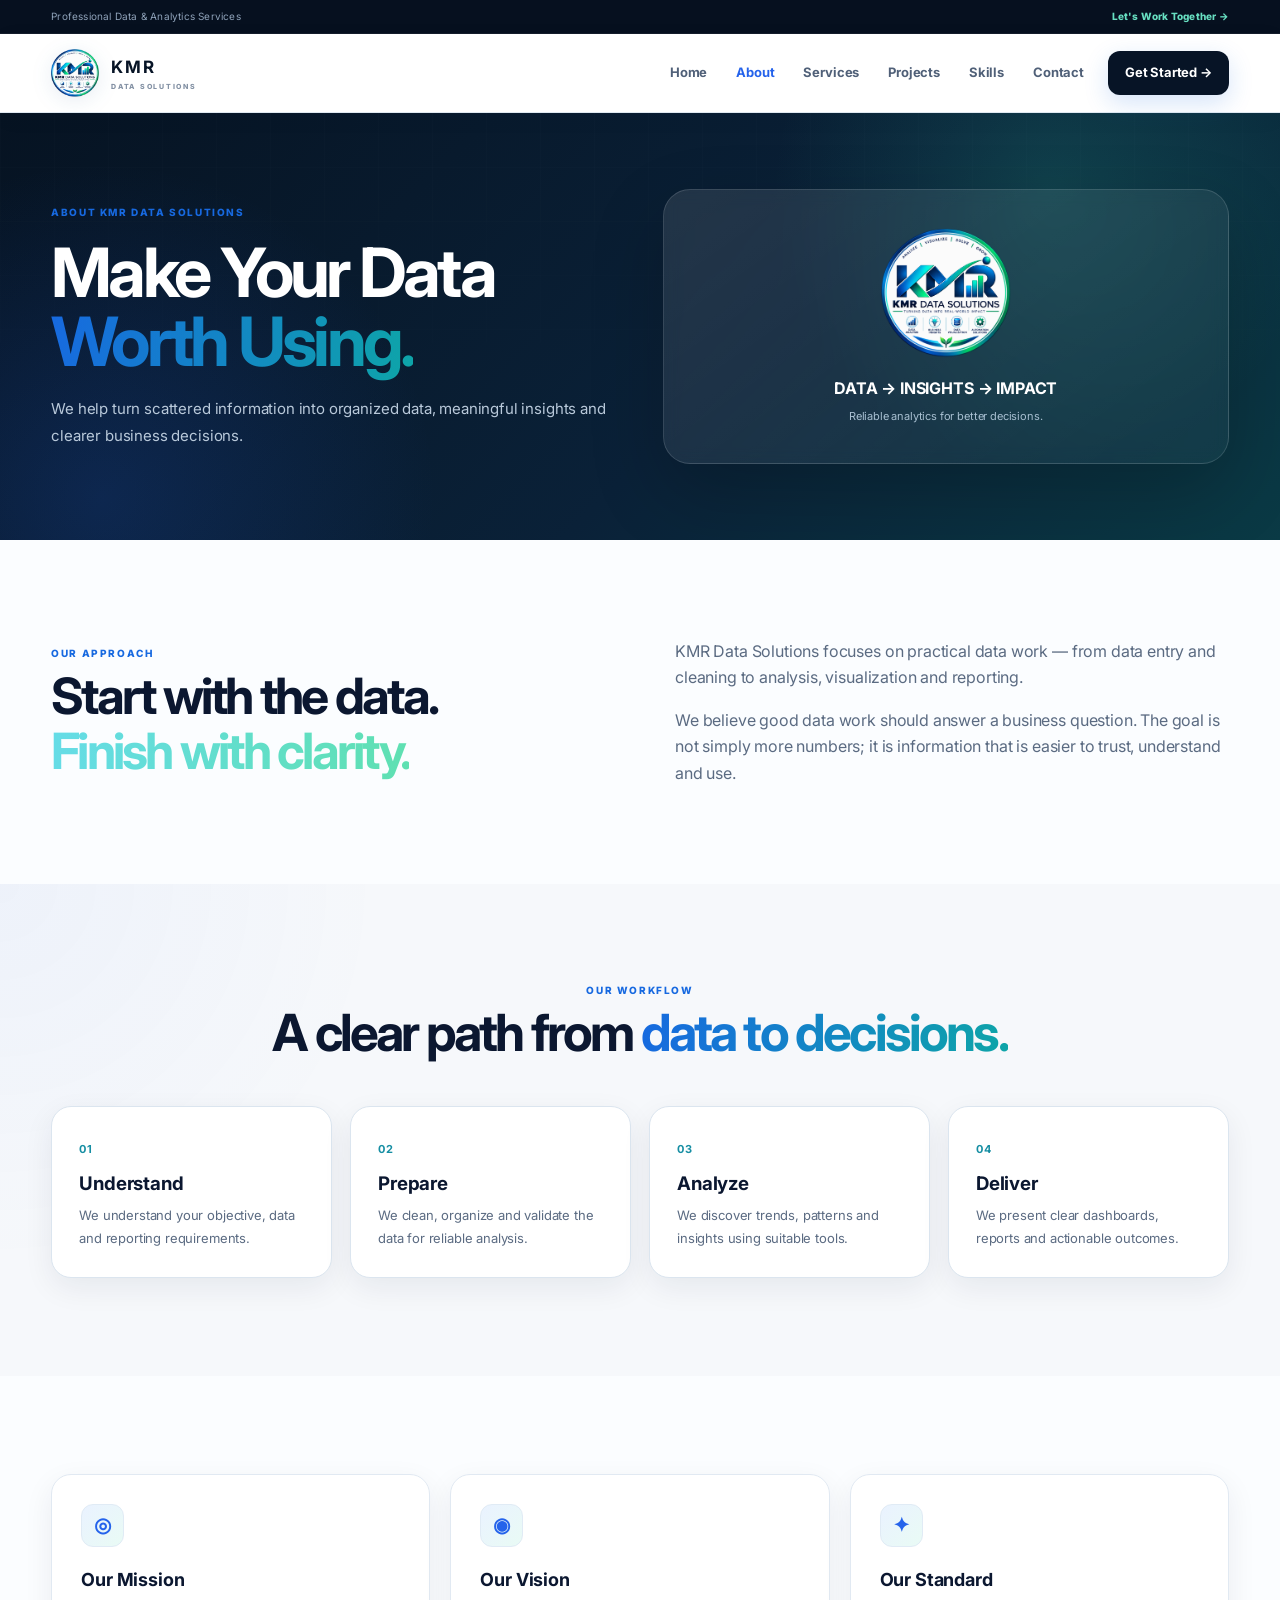
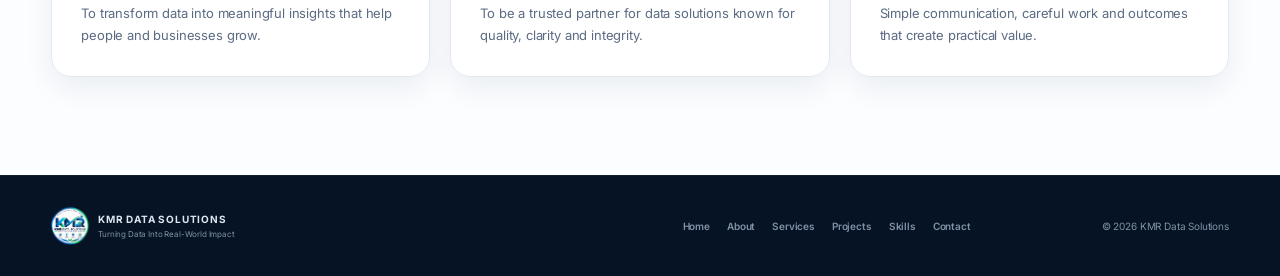
<file: about.html>
<!DOCTYPE html>
<html lang="en">
<head>
<meta charset="UTF-8">
<meta name="viewport" content="width=device-width, initial-scale=1.0">
<meta name="description" content="KMR Data Solutions — professional data analytics, dashboards, data cleaning and business intelligence services.">
<title>About | KMR DATA SOLUTIONS</title>
<link rel="preconnect" href="https://fonts.googleapis.com">
<link rel="preconnect" href="https://fonts.gstatic.com" crossorigin>
<link href="https://fonts.googleapis.com/css2?family=Inter:wght@400;500;600;700;800&display=swap" rel="stylesheet">
<link rel="stylesheet" href="style.css">
</head>
<body data-page="about">
<div class="topbar"><div class="container topbar-inner">
  <span>Professional Data &amp; Analytics Services</span>
  <a href="contact.html">Let's Work Together →</a>
</div></div>
<header class="header">
  <div class="container nav">
    <a class="brand" href="index.html" aria-label="KMR Data Solutions Home">
      <img src="assets/kmr-logo.png" alt="KMR Data Solutions">
      <span><strong>KMR</strong><small>DATA SOLUTIONS</small></span>
    </a>
    <button class="menu-btn" aria-label="Open menu" aria-expanded="false">☰</button>
    <nav class="nav-links" aria-label="Primary navigation">
      <a data-nav="home" href="index.html">Home</a>
      <a data-nav="about" href="about.html">About</a>
      <a data-nav="services" href="services.html">Services</a>
      <a data-nav="projects" href="projects.html">Projects</a>
      <a data-nav="skills" href="skills.html">Skills</a>
      <a data-nav="contact" href="contact.html">Contact</a>
      <a class="nav-cta" href="contact.html">Get Started →</a>
    </nav>
  </div>
</header>

<main>
<section class="inner-hero">
  <div class="container inner-hero-grid">
    <div><div class="eyebrow">ABOUT KMR DATA SOLUTIONS</div><h1>Make Your Data <span>Worth Using.</span></h1><p>We help turn scattered information into organized data, meaningful insights and clearer business decisions.</p></div>
    <div class="about-visual"><img src="assets/kmr-logo.png" alt="KMR Data Solutions logo"><strong>DATA → INSIGHTS → IMPACT</strong><span>Reliable analytics for better decisions.</span></div>
  </div>
</section>
<section class="section">
  <div class="container story-grid">
    <div><div class="section-kicker">OUR APPROACH</div><h2>Start with the data.<br><span>Finish with clarity.</span></h2></div>
    <div><p>KMR Data Solutions focuses on practical data work — from data entry and cleaning to analysis, visualization and reporting.</p><p>We believe good data work should answer a business question. The goal is not simply more numbers; it is information that is easier to trust, understand and use.</p></div>
  </div>
</section>
<section class="section section-soft">
  <div class="container">
    <div class="section-head"><div class="section-kicker">OUR WORKFLOW</div><h2>A clear path from <span>data to decisions.</span></h2></div>
    <div id="processGrid" class="process-grid"></div>
  </div>
</section>
<section class="section">
  <div class="container value-grid">
    <article class="value-card"><div class="feature-icon">◎</div><h3>Our Mission</h3><p>To transform data into meaningful insights that help people and businesses grow.</p></article>
    <article class="value-card"><div class="feature-icon">◉</div><h3>Our Vision</h3><p>To be a trusted partner for data solutions known for quality, clarity and integrity.</p></article>
    <article class="value-card"><div class="feature-icon">✦</div><h3>Our Standard</h3><p>Simple communication, careful work and outcomes that create practical value.</p></article>
  </div>
</section>
</main>
<footer>
  <div class="container footer-grid">
    <div class="footer-brand">
      <img src="assets/kmr-logo.png" alt="">
      <div><strong>KMR DATA SOLUTIONS</strong><span>Turning Data Into Real-World Impact</span></div>
    </div>
    <div class="footer-links">
      <a href="index.html">Home</a><a href="about.html">About</a><a href="services.html">Services</a>
      <a href="projects.html">Projects</a><a href="skills.html">Skills</a><a href="contact.html">Contact</a>
    </div>
    <div class="footer-right"><span>© <span class="year"></span> KMR Data Solutions</span></div>
  </div>
</footer>
<script src="config.js"></script>
<script src="script.js"></script>
</body>
</html>
</file>
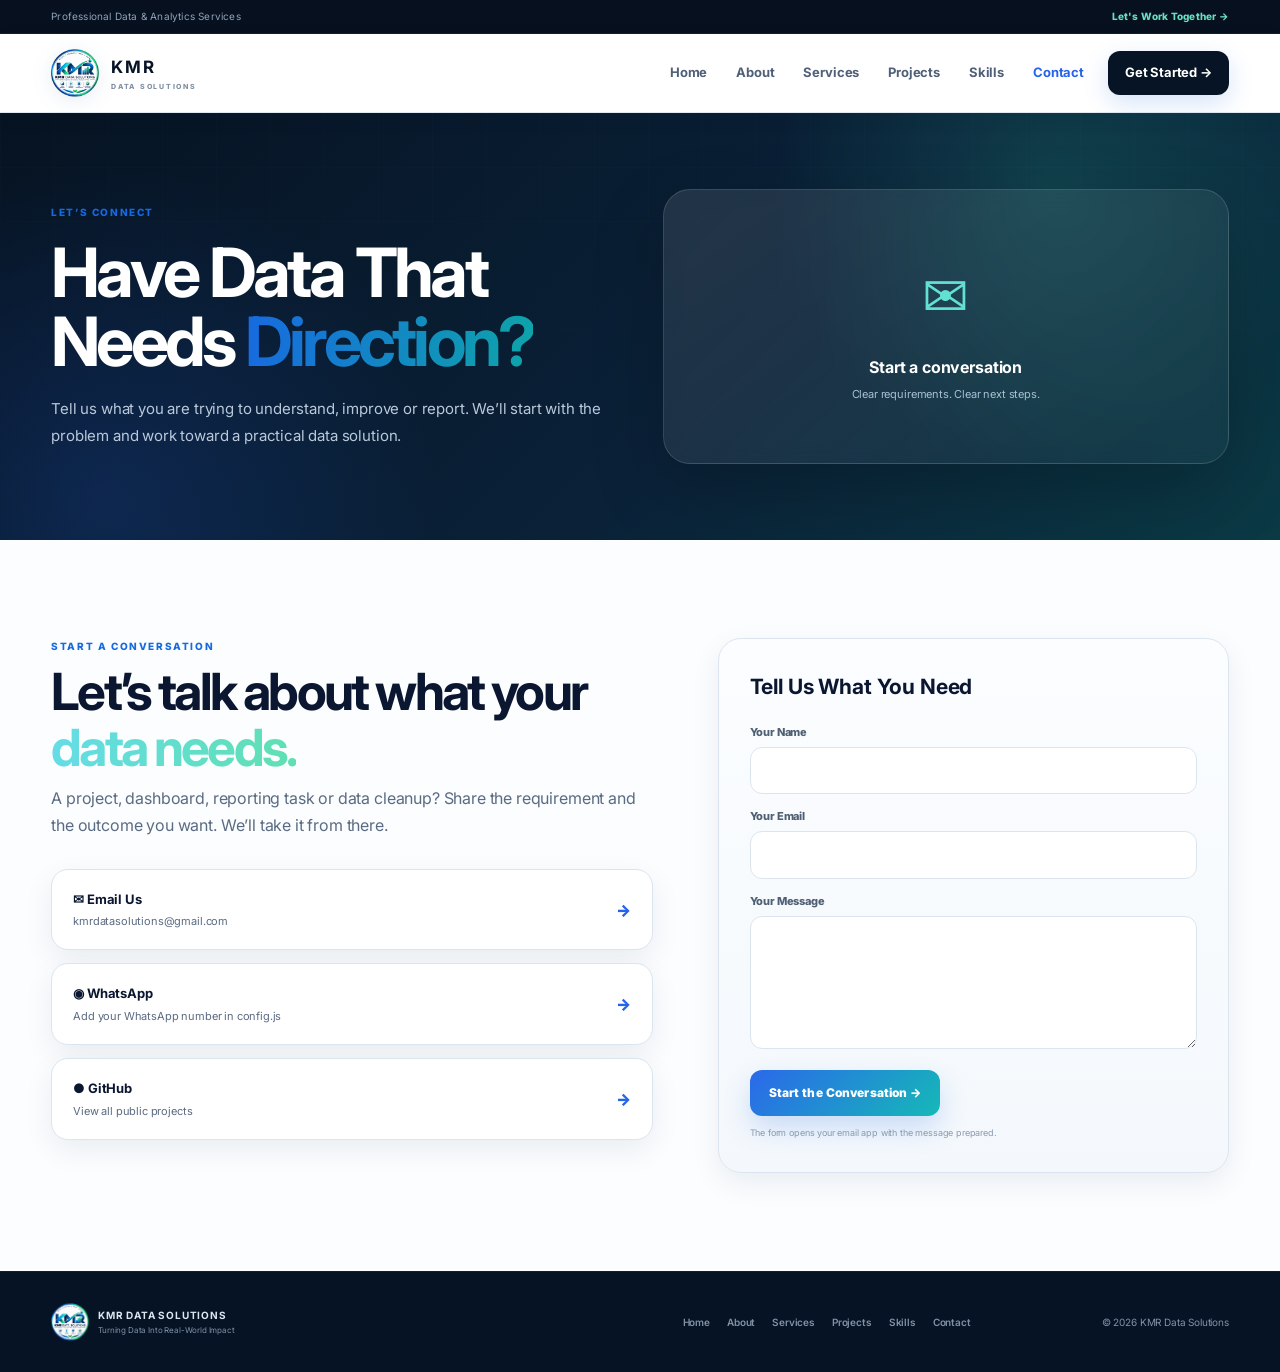
<file: contact.html>
<!DOCTYPE html>
<html lang="en">
<head>
<meta charset="UTF-8">
<meta name="viewport" content="width=device-width, initial-scale=1.0">
<meta name="description" content="KMR Data Solutions — professional data analytics, dashboards, data cleaning and business intelligence services.">
<title>Contact | KMR DATA SOLUTIONS</title>
<link rel="preconnect" href="https://fonts.googleapis.com">
<link rel="preconnect" href="https://fonts.gstatic.com" crossorigin>
<link href="https://fonts.googleapis.com/css2?family=Inter:wght@400;500;600;700;800&display=swap" rel="stylesheet">
<link rel="stylesheet" href="style.css">
</head>
<body data-page="contact">
<div class="topbar"><div class="container topbar-inner">
  <span>Professional Data &amp; Analytics Services</span>
  <a href="contact.html">Let's Work Together →</a>
</div></div>
<header class="header">
  <div class="container nav">
    <a class="brand" href="index.html" aria-label="KMR Data Solutions Home">
      <img src="assets/kmr-logo.png" alt="KMR Data Solutions">
      <span><strong>KMR</strong><small>DATA SOLUTIONS</small></span>
    </a>
    <button class="menu-btn" aria-label="Open menu" aria-expanded="false">☰</button>
    <nav class="nav-links" aria-label="Primary navigation">
      <a data-nav="home" href="index.html">Home</a>
      <a data-nav="about" href="about.html">About</a>
      <a data-nav="services" href="services.html">Services</a>
      <a data-nav="projects" href="projects.html">Projects</a>
      <a data-nav="skills" href="skills.html">Skills</a>
      <a data-nav="contact" href="contact.html">Contact</a>
      <a class="nav-cta" href="contact.html">Get Started →</a>
    </nav>
  </div>
</header>

<main>
<section class="inner-hero contact-hero">
  <div class="container inner-hero-grid">
    <div><div class="eyebrow">LET’S CONNECT</div><h1>Have Data That Needs <span>Direction?</span></h1><p>Tell us what you are trying to understand, improve or report. We’ll start with the problem and work toward a practical data solution.</p></div>
    <div class="contact-visual"><div class="contact-icon">✉</div><strong>Start a conversation</strong><span>Clear requirements. Clear next steps.</span></div>
  </div>
</section>
<section class="section">
  <div class="container contact-grid">
    <div>
      <div class="section-kicker">START A CONVERSATION</div><h2>Let’s talk about what your <span>data needs.</span></h2><p class="lead">A project, dashboard, reporting task or data cleanup? Share the requirement and the outcome you want. We’ll take it from there.</p>
      <div class="contact-cards">
        <a id="emailBtn" class="contact-card" href="#"><b>✉ Email Us</b><span id="emailText"></span><em>→</em></a>
        <a id="whatsappBtn" class="contact-card" target="_blank" rel="noopener"><b>◉ WhatsApp</b><span>Chat on WhatsApp</span><em>→</em></a>
        <a id="githubContact" class="contact-card" target="_blank" rel="noopener"><b>● GitHub</b><span>View all public projects</span><em>→</em></a>
      </div>
    </div>
    <form class="contact-form" id="contactForm">
      <h3>Tell Us What You Need</h3>
      <label>Your Name<input id="contactName" required></label>
      <label>Your Email<input id="contactEmail" type="email" required></label>
      <label>Your Message<textarea id="contactMessage" rows="5" required></textarea></label>
      <button class="btn btn-primary" type="submit">Start the Conversation →</button>
      <small>The form opens your email app with the message prepared.</small>
    </form>
  </div>
</section>
</main>
<footer>
  <div class="container footer-grid">
    <div class="footer-brand">
      <img src="assets/kmr-logo.png" alt="">
      <div><strong>KMR DATA SOLUTIONS</strong><span>Turning Data Into Real-World Impact</span></div>
    </div>
    <div class="footer-links">
      <a href="index.html">Home</a><a href="about.html">About</a><a href="services.html">Services</a>
      <a href="projects.html">Projects</a><a href="skills.html">Skills</a><a href="contact.html">Contact</a>
    </div>
    <div class="footer-right"><span>© <span class="year"></span> KMR Data Solutions</span></div>
  </div>
</footer>
<script src="config.js"></script>
<script src="script.js"></script>
</body>
</html>
</file>
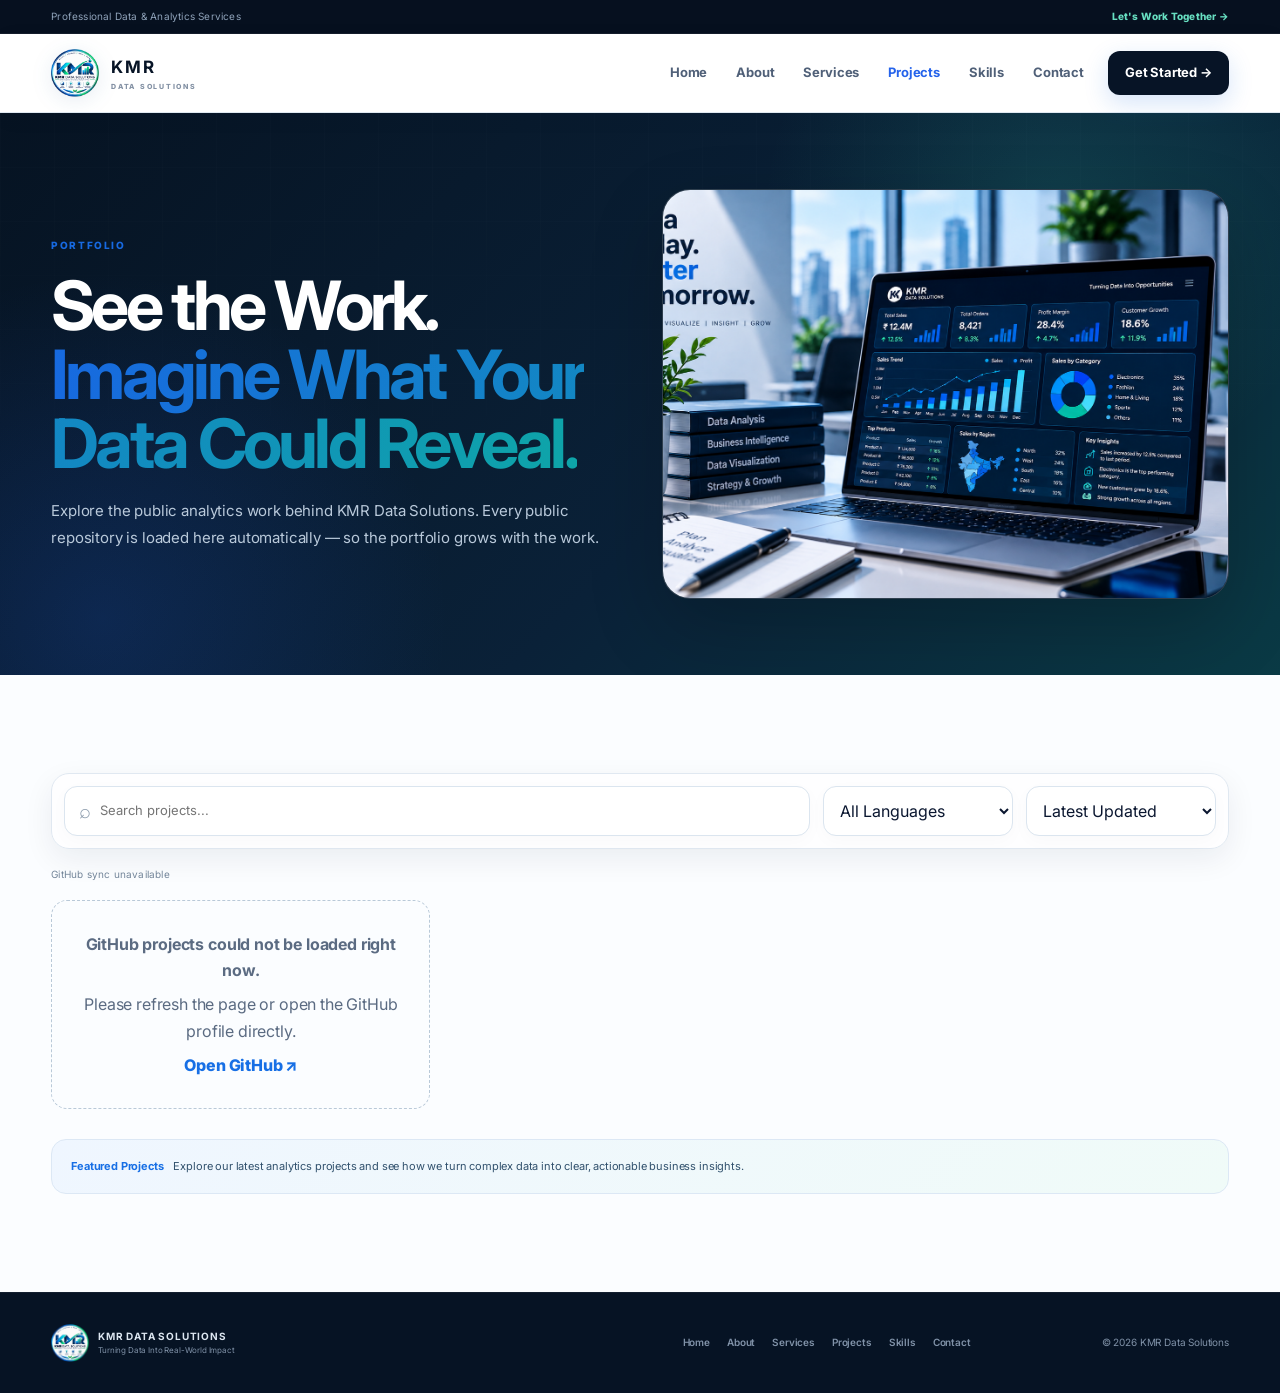
<file: projects.html>
<!DOCTYPE html>
<html lang="en">
<head>
<meta charset="UTF-8">
<meta name="viewport" content="width=device-width, initial-scale=1.0">
<meta name="description" content="KMR Data Solutions — professional data analytics, dashboards, data cleaning and business intelligence services.">
<title>Projects | KMR DATA SOLUTIONS</title>
<link rel="preconnect" href="https://fonts.googleapis.com">
<link rel="preconnect" href="https://fonts.gstatic.com" crossorigin>
<link href="https://fonts.googleapis.com/css2?family=Inter:wght@400;500;600;700;800&display=swap" rel="stylesheet">
<link rel="stylesheet" href="style.css">
</head>
<body data-page="projects">
<div class="topbar"><div class="container topbar-inner">
  <span>Professional Data &amp; Analytics Services</span>
  <a href="contact.html">Let's Work Together →</a>
</div></div>
<header class="header">
  <div class="container nav">
    <a class="brand" href="index.html" aria-label="KMR Data Solutions Home">
      <img src="assets/kmr-logo.png" alt="KMR Data Solutions">
      <span><strong>KMR</strong><small>DATA SOLUTIONS</small></span>
    </a>
    <button class="menu-btn" aria-label="Open menu" aria-expanded="false">☰</button>
    <nav class="nav-links" aria-label="Primary navigation">
      <a data-nav="home" href="index.html">Home</a>
      <a data-nav="about" href="about.html">About</a>
      <a data-nav="services" href="services.html">Services</a>
      <a data-nav="projects" href="projects.html">Projects</a>
      <a data-nav="skills" href="skills.html">Skills</a>
      <a data-nav="contact" href="contact.html">Contact</a>
      <a class="nav-cta" href="contact.html">Get Started →</a>
    </nav>
  </div>
</header>

<main>
<section class="inner-hero projects-hero">
  <div class="container inner-hero-grid">
    <div><div class="eyebrow">PORTFOLIO</div><h1>See the Work. <span>Imagine What Your Data Could Reveal.</span></h1><p>Explore the public analytics work behind KMR Data Solutions. Every public repository is loaded here automatically — so the portfolio grows with the work.</p></div>
    <div class="github-panel github-panel-insights portfolio-hero-visual">
      <img class="portfolio-hero-image" src="assets/project-hero.png" alt="Professional data analytics and business insights workspace">
    </div>
  </div>
</section>

<section class="section">
  <div class="container">
    <div class="project-toolbar">
      <label class="search-box"><span>⌕</span><input id="projectSearch" type="search" placeholder="Search projects..." aria-label="Search projects"></label>
      <select id="languageFilter" aria-label="Filter by language"><option value="">All Languages</option></select>
      <select id="sortProjects" aria-label="Sort projects"><option value="updated">Latest Updated</option><option value="name">Name A–Z</option><option value="stars">Most Stars</option></select>
    </div>
    <div id="projectsStatus" class="projects-status">Loading all public GitHub repositories…</div>
    <div id="projectsGrid" class="project-grid project-grid-all"></div>
    <div id="projectsEmpty" class="empty-state" hidden>No projects match your search.</div>
    <div class="github-note"><b>Featured Projects</b><span>Explore our latest analytics projects and see how we turn complex data into clear, actionable business insights.</span></div>
  </div>
</section>
</main>
<footer>
  <div class="container footer-grid">
    <div class="footer-brand">
      <img src="assets/kmr-logo.png" alt="">
      <div><strong>KMR DATA SOLUTIONS</strong><span>Turning Data Into Real-World Impact</span></div>
    </div>
    <div class="footer-links">
      <a href="index.html">Home</a><a href="about.html">About</a><a href="services.html">Services</a>
      <a href="projects.html">Projects</a><a href="skills.html">Skills</a><a href="contact.html">Contact</a>
    </div>
    <div class="footer-right"><span>© <span class="year"></span> KMR Data Solutions</span></div>
  </div>
</footer>
<script src="config.js"></script>
<script src="script.js"></script>
</body>
</html>
</file>
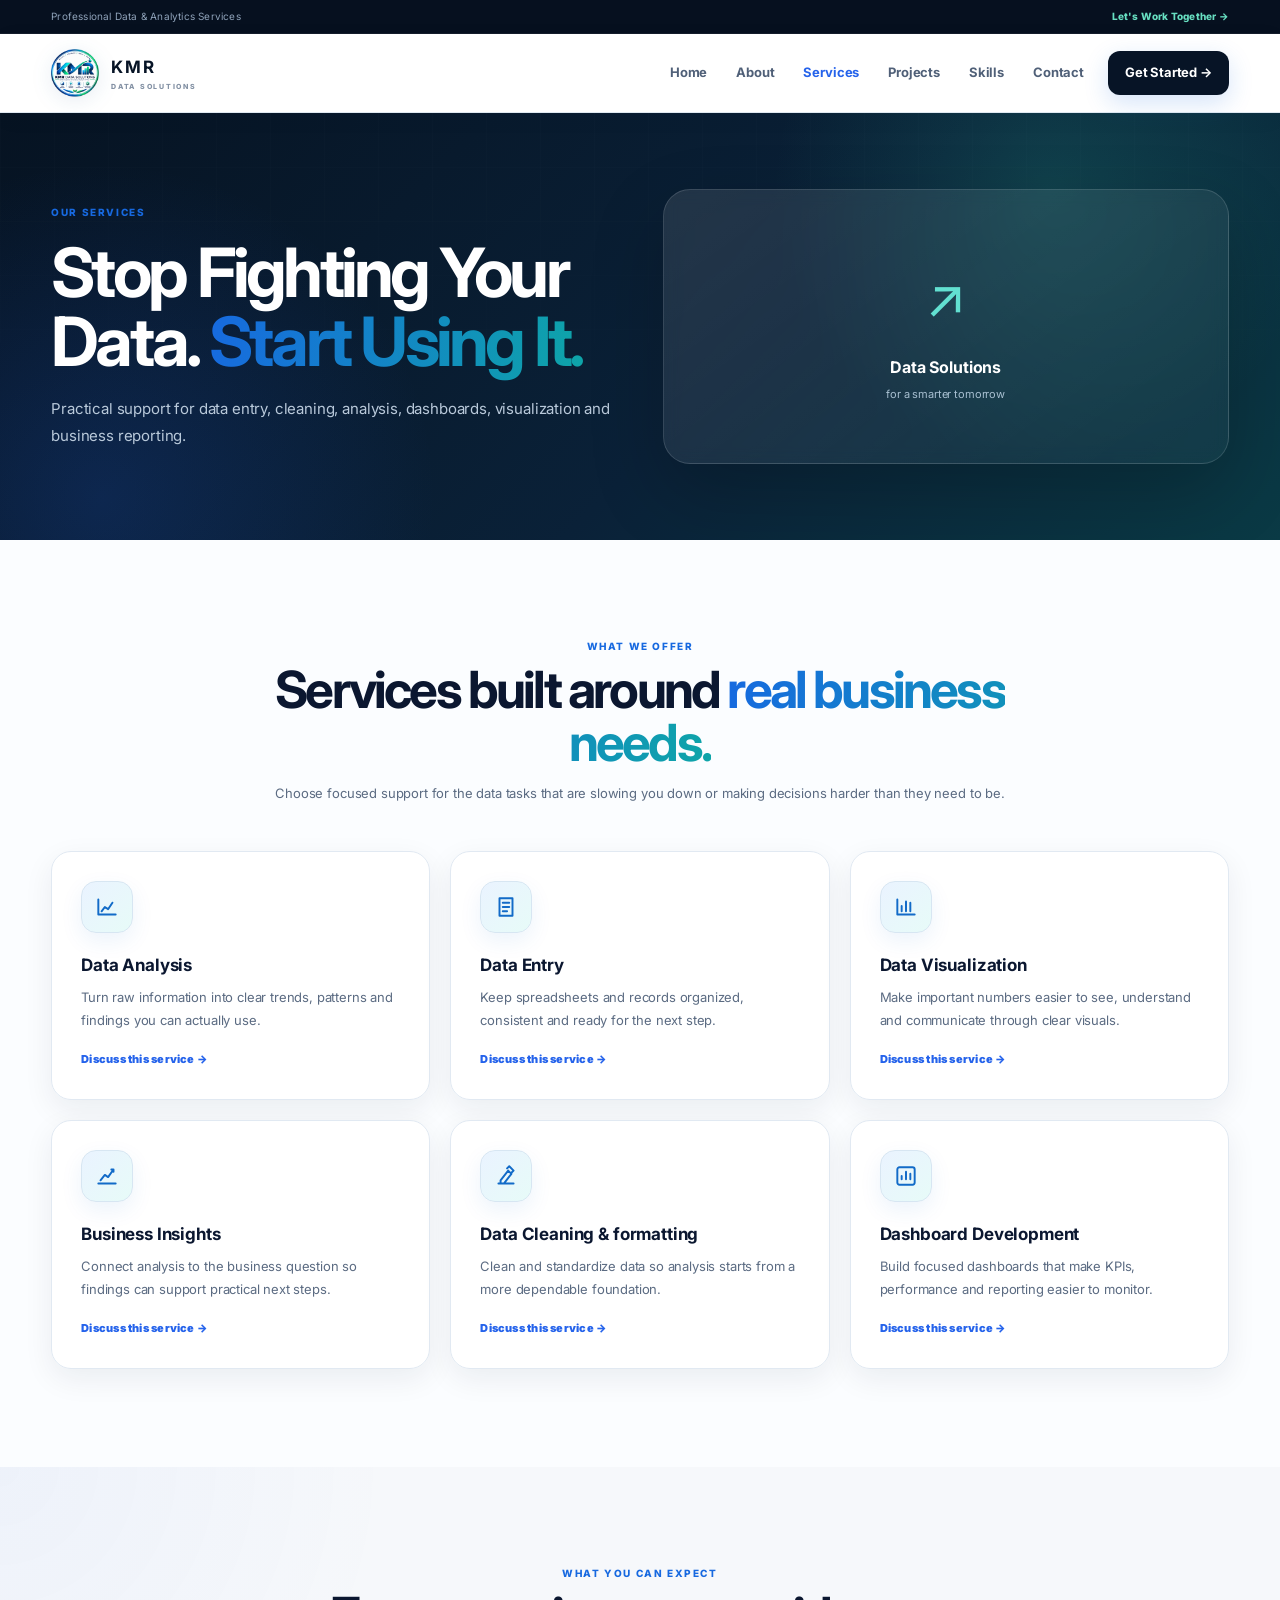
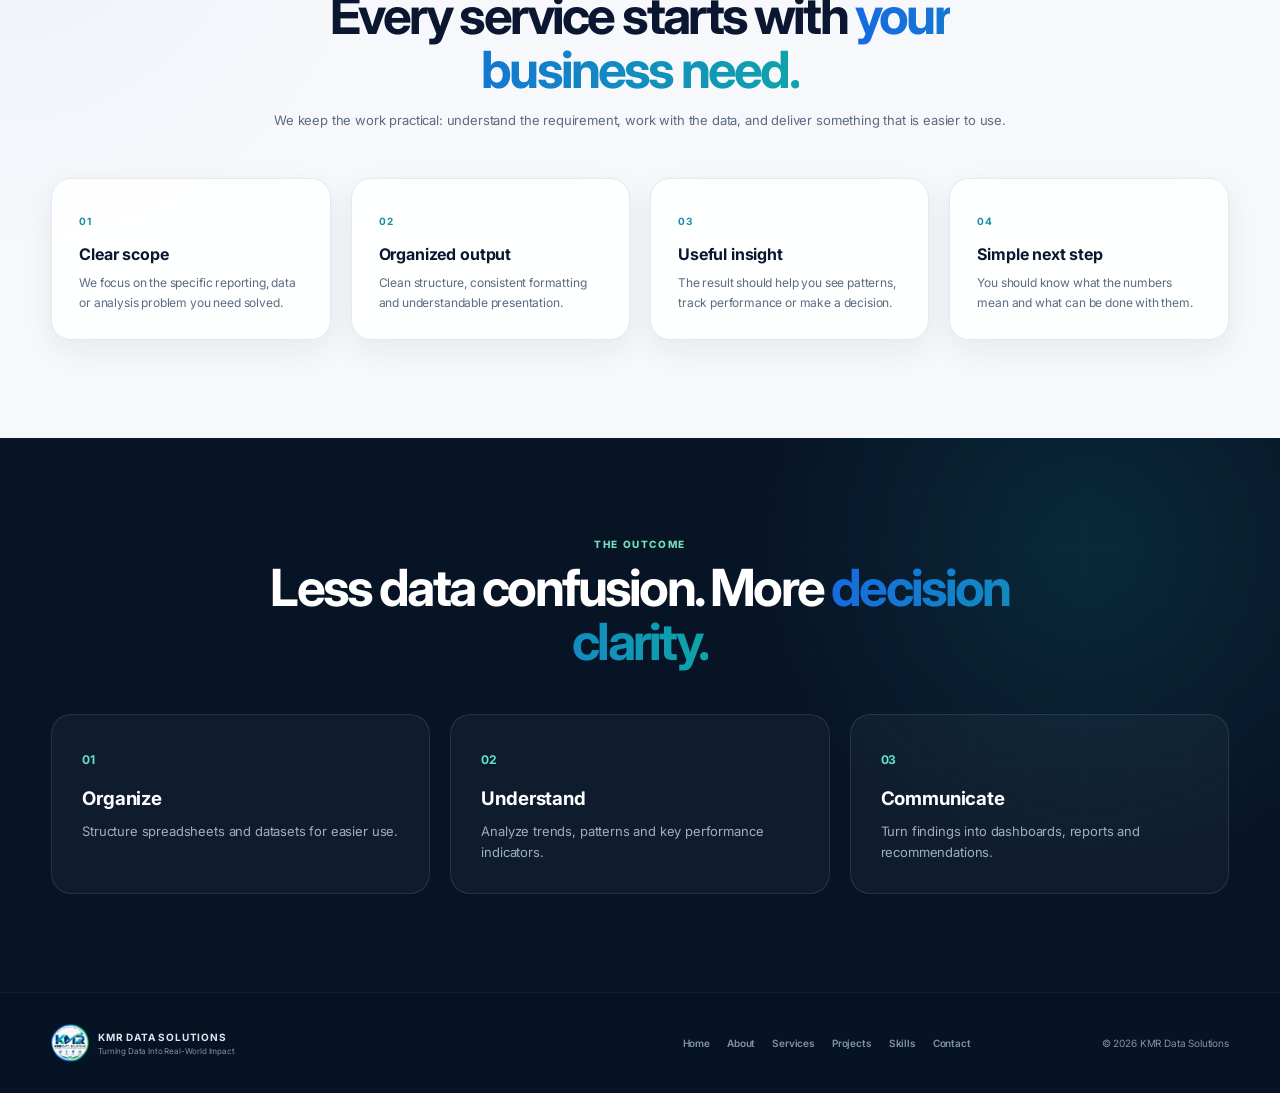
<file: services.html>
<!DOCTYPE html>
<html lang="en">
<head>
<meta charset="UTF-8">
<meta name="viewport" content="width=device-width, initial-scale=1.0">
<meta name="description" content="KMR Data Solutions — professional data analytics, dashboards, data cleaning and business intelligence services.">
<title>Services | KMR DATA SOLUTIONS</title>
<link rel="preconnect" href="https://fonts.googleapis.com">
<link rel="preconnect" href="https://fonts.gstatic.com" crossorigin>
<link href="https://fonts.googleapis.com/css2?family=Inter:wght@400;500;600;700;800&display=swap" rel="stylesheet">
<link rel="stylesheet" href="style.css">
</head>
<body data-page="services">
<div class="topbar"><div class="container topbar-inner">
  <span>Professional Data &amp; Analytics Services</span>
  <a href="contact.html">Let's Work Together →</a>
</div></div>
<header class="header">
  <div class="container nav">
    <a class="brand" href="index.html" aria-label="KMR Data Solutions Home">
      <img src="assets/kmr-logo.png" alt="KMR Data Solutions">
      <span><strong>KMR</strong><small>DATA SOLUTIONS</small></span>
    </a>
    <button class="menu-btn" aria-label="Open menu" aria-expanded="false">☰</button>
    <nav class="nav-links" aria-label="Primary navigation">
      <a data-nav="home" href="index.html">Home</a>
      <a data-nav="about" href="about.html">About</a>
      <a data-nav="services" href="services.html">Services</a>
      <a data-nav="projects" href="projects.html">Projects</a>
      <a data-nav="skills" href="skills.html">Skills</a>
      <a data-nav="contact" href="contact.html">Contact</a>
      <a class="nav-cta" href="contact.html">Get Started →</a>
    </nav>
  </div>
</header>

<main>
<section class="inner-hero">
  <div class="container inner-hero-grid">
    <div><div class="eyebrow">OUR SERVICES</div><h1>Stop Fighting Your Data. <span>Start Using It.</span></h1><p>Practical support for data entry, cleaning, analysis, dashboards, visualization and business reporting.</p></div>
    <div class="hero-panel"><div class="panel-chart">↗</div><strong>Data Solutions</strong><span>for a smarter tomorrow</span></div>
  </div>
</section>
<section class="section">
  <div class="container">
    <div class="section-head"><div class="section-kicker">WHAT WE OFFER</div><h2>Services built around <span>real business needs.</span></h2><p>Choose focused support for the data tasks that are slowing you down or making decisions harder than they need to be.</p></div>
    <div id="servicesGrid" class="service-grid service-grid-large"></div>
  </div>
</section>

<section class="section section-soft">
  <div class="container">
    <div class="section-head"><div class="section-kicker">WHAT YOU CAN EXPECT</div><h2>Every service starts with <span>your business need.</span></h2><p>We keep the work practical: understand the requirement, work with the data, and deliver something that is easier to use.</p></div>
    <div class="expect-grid">
      <article><b>01</b><h3>Clear scope</h3><p>We focus on the specific reporting, data or analysis problem you need solved.</p></article>
      <article><b>02</b><h3>Organized output</h3><p>Clean structure, consistent formatting and understandable presentation.</p></article>
      <article><b>03</b><h3>Useful insight</h3><p>The result should help you see patterns, track performance or make a decision.</p></article>
      <article><b>04</b><h3>Simple next step</h3><p>You should know what the numbers mean and what can be done with them.</p></article>
    </div>
  </div>
</section>

<section class="section section-dark">
  <div class="container">
    <div class="section-head"><div class="section-kicker">THE OUTCOME</div><h2>Less data confusion. More <span>decision clarity.</span></h2></div>
    <div class="dark-feature-grid"><div><b>01</b><h3>Organize</h3><p>Structure spreadsheets and datasets for easier use.</p></div><div><b>02</b><h3>Understand</h3><p>Analyze trends, patterns and key performance indicators.</p></div><div><b>03</b><h3>Communicate</h3><p>Turn findings into dashboards, reports and recommendations.</p></div></div>
  </div>
</section>
</main>
<footer>
  <div class="container footer-grid">
    <div class="footer-brand">
      <img src="assets/kmr-logo.png" alt="">
      <div><strong>KMR DATA SOLUTIONS</strong><span>Turning Data Into Real-World Impact</span></div>
    </div>
    <div class="footer-links">
      <a href="index.html">Home</a><a href="about.html">About</a><a href="services.html">Services</a>
      <a href="projects.html">Projects</a><a href="skills.html">Skills</a><a href="contact.html">Contact</a>
    </div>
    <div class="footer-right"><span>© <span class="year"></span> KMR Data Solutions</span></div>
  </div>
</footer>
<script src="config.js"></script>
<script src="script.js"></script>
</body>
</html>
</file>
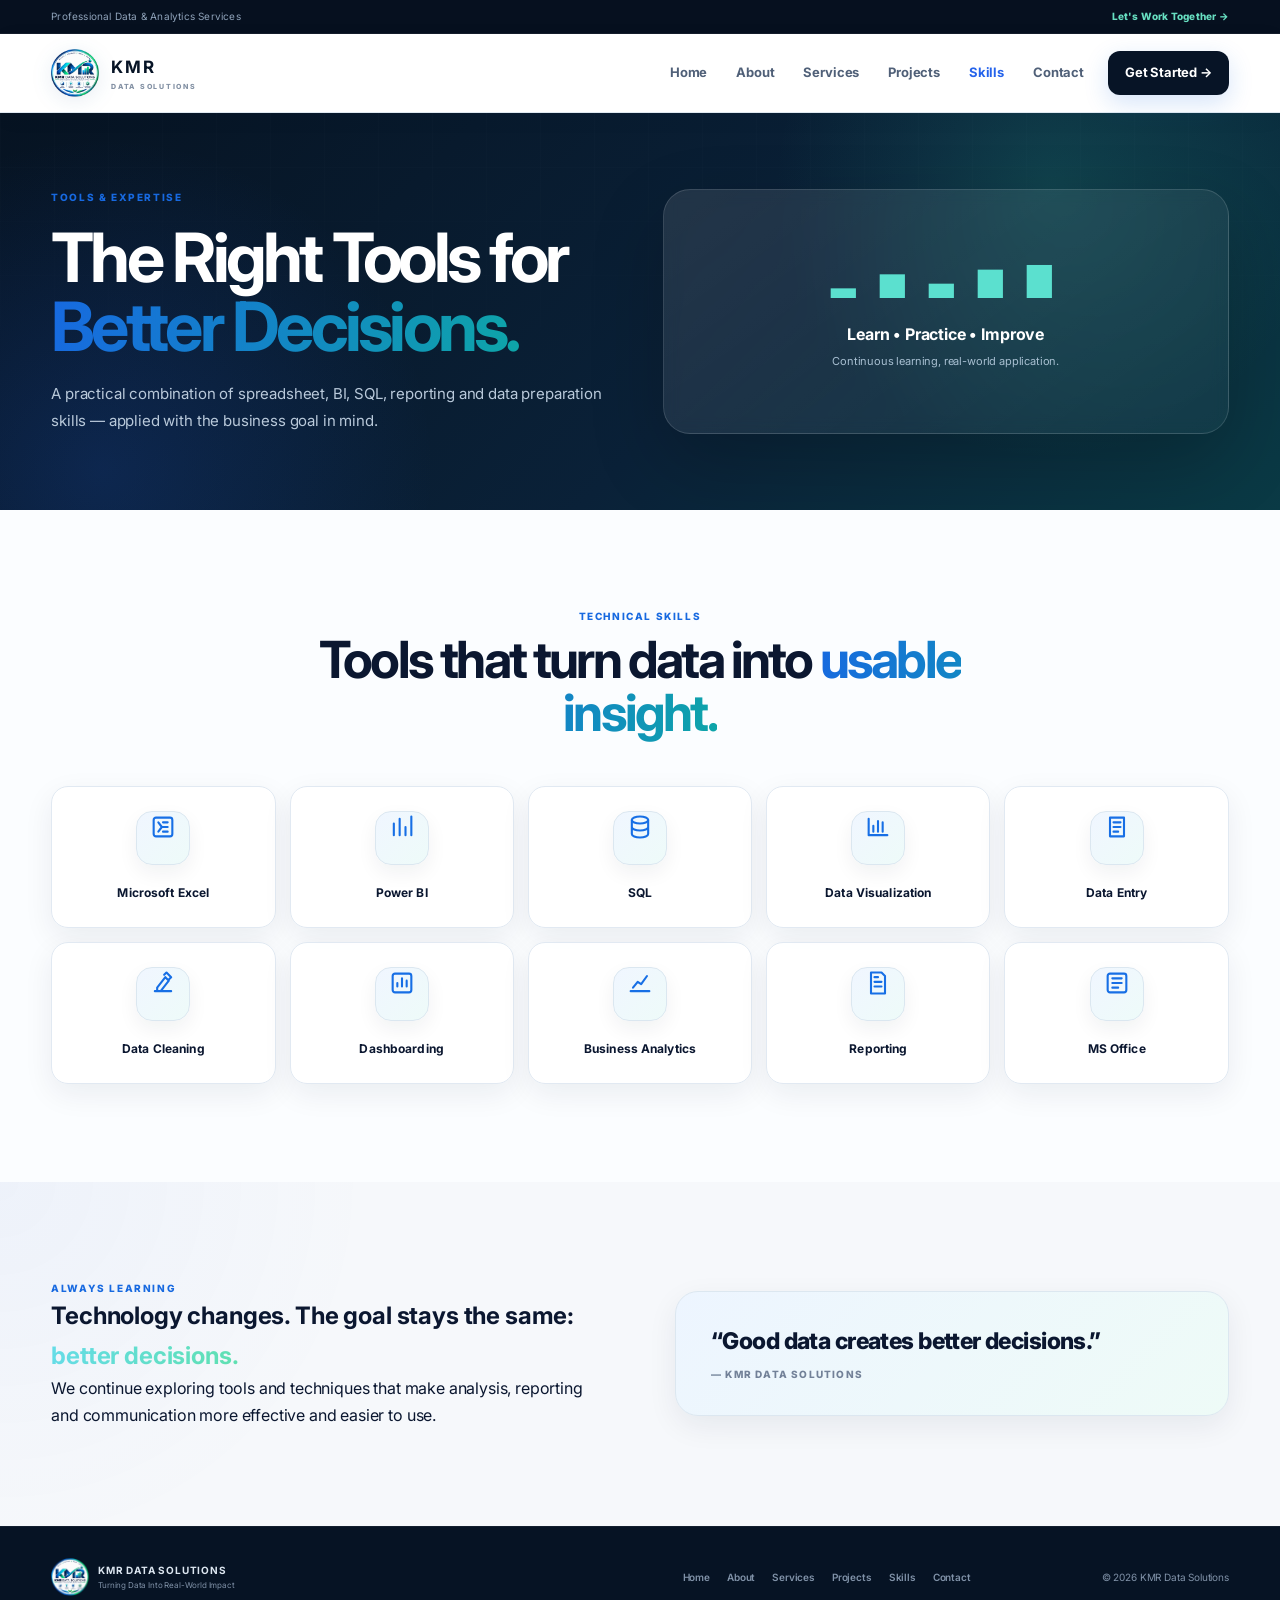
<file: skills.html>
<!DOCTYPE html>
<html lang="en">
<head>
<meta charset="UTF-8">
<meta name="viewport" content="width=device-width, initial-scale=1.0">
<meta name="description" content="KMR Data Solutions — professional data analytics, dashboards, data cleaning and business intelligence services.">
<title>Skills | KMR DATA SOLUTIONS</title>
<link rel="preconnect" href="https://fonts.googleapis.com">
<link rel="preconnect" href="https://fonts.gstatic.com" crossorigin>
<link href="https://fonts.googleapis.com/css2?family=Inter:wght@400;500;600;700;800&display=swap" rel="stylesheet">
<link rel="stylesheet" href="style.css">
</head>
<body data-page="skills">
<div class="topbar"><div class="container topbar-inner">
  <span>Professional Data &amp; Analytics Services</span>
  <a href="contact.html">Let's Work Together →</a>
</div></div>
<header class="header">
  <div class="container nav">
    <a class="brand" href="index.html" aria-label="KMR Data Solutions Home">
      <img src="assets/kmr-logo.png" alt="KMR Data Solutions">
      <span><strong>KMR</strong><small>DATA SOLUTIONS</small></span>
    </a>
    <button class="menu-btn" aria-label="Open menu" aria-expanded="false">☰</button>
    <nav class="nav-links" aria-label="Primary navigation">
      <a data-nav="home" href="index.html">Home</a>
      <a data-nav="about" href="about.html">About</a>
      <a data-nav="services" href="services.html">Services</a>
      <a data-nav="projects" href="projects.html">Projects</a>
      <a data-nav="skills" href="skills.html">Skills</a>
      <a data-nav="contact" href="contact.html">Contact</a>
      <a class="nav-cta" href="contact.html">Get Started →</a>
    </nav>
  </div>
</header>

<main>
<section class="inner-hero skills-hero">
  <div class="container inner-hero-grid">
    <div><div class="eyebrow">TOOLS &amp; EXPERTISE</div><h1>The Right Tools for <span>Better Decisions.</span></h1><p>A practical combination of spreadsheet, BI, SQL, reporting and data preparation skills — applied with the business goal in mind.</p></div>
    <div class="skill-visual"><div class="mini-chart">▂ ▅ ▃ ▆ ▇</div><strong>Learn • Practice • Improve</strong><span>Continuous learning, real-world application.</span></div>
  </div>
</section>
<section class="section">
  <div class="container">
    <div class="section-head"><div class="section-kicker">TECHNICAL SKILLS</div><h2>Tools that turn data into <span>usable insight.</span></h2></div>
    <div id="skillsGrid" class="skills-grid"></div>
  </div>
</section>
<section class="section section-soft">
  <div class="container learning-grid"><div><div class="section-kicker">ALWAYS LEARNING</div><h2>Technology changes. The goal stays the same: <span>better decisions.</span></h2><p>We continue exploring tools and techniques that make analysis, reporting and communication more effective and easier to use.</p></div><div class="quote-card">“Good data creates better decisions.”<small>— KMR DATA SOLUTIONS</small></div></div>
</section>
</main>
<footer>
  <div class="container footer-grid">
    <div class="footer-brand">
      <img src="assets/kmr-logo.png" alt="">
      <div><strong>KMR DATA SOLUTIONS</strong><span>Turning Data Into Real-World Impact</span></div>
    </div>
    <div class="footer-links">
      <a href="index.html">Home</a><a href="about.html">About</a><a href="services.html">Services</a>
      <a href="projects.html">Projects</a><a href="skills.html">Skills</a><a href="contact.html">Contact</a>
    </div>
    <div class="footer-right"><span>© <span class="year"></span> KMR Data Solutions</span></div>
  </div>
</footer>
<script src="config.js"></script>
<script src="script.js"></script>
</body>
</html>
</file>
<file: style.css>
:root{
  --navy:#06182f;--navy2:#0a2d4d;--blue:#176fe5;--cyan:#19bfd0;--teal:#25c98b;
  --ink:#10233f;--muted:#6d7d93;--bg:#f5f8fc;--line:#dfe8f1;--white:#fff;
  --shadow:0 18px 55px rgba(5,27,55,.09);--radius:20px
}
*{box-sizing:border-box;margin:0;padding:0}
html{scroll-behavior:smooth}
body{font-family:'Inter',Arial,sans-serif;color:var(--ink);background:#fff;line-height:1.65}
a{text-decoration:none;color:inherit}
button,input,select,textarea{font:inherit}
.container{width:min(1160px,92%);margin:auto}
.topbar{height:38px;background:#041329;color:#9fb1c7;font-size:11px}
.topbar-inner{height:100%;display:flex;justify-content:space-between;align-items:center}
.topbar a{color:#72dfbb;font-weight:800}
.header{position:sticky;top:0;z-index:50;background:rgba(255,255,255,.94);backdrop-filter:blur(18px);border-bottom:1px solid #edf1f5}
.nav{height:82px;display:flex;align-items:center;justify-content:space-between}
.brand{display:flex;align-items:center;gap:11px}
.brand img{width:52px;height:52px;object-fit:contain}
.brand strong{display:block;font-size:18px;letter-spacing:.07em}
.brand small{display:block;font-size:8px;letter-spacing:.2em;color:#75859a;font-weight:800}
.nav-links{display:flex;align-items:center;gap:25px;font-size:13px;font-weight:750;color:#45566d}
.nav-links a:hover,.nav-links .active{color:var(--blue)}
.nav-cta{background:var(--navy);color:#fff!important;padding:12px 18px;border-radius:10px}
.menu-btn{display:none;border:0;background:none;font-size:24px;color:var(--ink)}

.hero{position:relative;overflow:hidden;background:linear-gradient(135deg,#06182f 0%,#082d4c 58%,#075a5b 100%);color:#fff;padding:72px 0 78px}
.hero-orb{position:absolute;border-radius:50%;filter:blur(2px);opacity:.28;pointer-events:none}
.hero-orb-one{width:430px;height:430px;right:-170px;top:-220px;background:#1bcf9b}
.hero-orb-two{width:330px;height:330px;left:-190px;bottom:-210px;background:#1674ea}
.hero-grid{position:relative;z-index:2;display:grid;grid-template-columns:minmax(0,1fr) minmax(440px,.92fr);gap:58px;align-items:center}
.eyebrow,.section-kicker{font-size:11px;letter-spacing:.19em;font-weight:900}
.eyebrow{color:#8ee0df;margin-bottom:17px}
.hero h1{font-size:clamp(44px,6vw,72px);line-height:1.02;letter-spacing:-.055em;max-width:760px}
.hero h1 span,.inner-hero h1 span,.section h2 span,.cta-band h2 span{background:linear-gradient(90deg,#51d3e3,#47d898);-webkit-background-clip:text;background-clip:text;color:transparent}
.hero-copy>p{max-width:650px;color:#c1d0df;font-size:16px;margin-top:22px}
.hero-actions{display:flex;gap:12px;margin-top:29px;flex-wrap:wrap}
.btn{display:inline-flex;align-items:center;justify-content:center;padding:13px 20px;border-radius:11px;font-size:13px;font-weight:850;transition:.2s}
.btn:hover{transform:translateY(-2px)}
.btn-primary{background:linear-gradient(135deg,#176fe5,#16b8bd);color:#fff;box-shadow:0 10px 28px rgba(18,122,214,.25)}
.btn-outline{border:1px solid rgba(255,255,255,.36);color:#fff}
.btn-dark{background:var(--navy);color:#fff}
.hero-metrics{display:flex;gap:0;margin-top:40px}
.hero-metrics div{padding:0 26px;border-left:1px solid rgba(255,255,255,.14)}
.hero-metrics div:first-child{padding-left:0;border-left:0}
.hero-metrics strong{display:block;color:#61e1d0;font-size:22px}
.hero-metrics span{display:block;color:#a9bbcc;font-size:10px;margin-top:2px}
.hero-media{position:relative}
.hero-media img{width:100%;height:405px;display:block;object-fit:cover;border-radius:26px;border:1px solid rgba(255,255,255,.15);box-shadow:0 25px 70px rgba(0,0,0,.3)}
.media-badge{position:absolute;z-index:3;background:rgba(12,43,68,.72);border:1px solid rgba(111,235,220,.34);backdrop-filter:blur(14px);border-radius:15px;padding:12px 15px;display:flex;align-items:center;gap:10px;box-shadow:0 12px 35px rgba(0,0,0,.16);font-size:10px;line-height:1.35}
.media-badge b{font-size:21px;color:#62e5d0}
.badge-top{left:-24px;top:24px}.badge-bottom{right:-18px;bottom:24px}

.section{padding:92px 0}
.section-soft{background:var(--bg)}
.section-kicker{color:#159fb0}
.section-head{text-align:center;max-width:700px;margin:0 auto 42px}
.section-head h2,.split-heading h2{font-size:clamp(34px,4vw,50px);line-height:1.1;letter-spacing:-.045em;margin-top:8px}
.section-head p,.split-heading p{color:var(--muted);margin-top:11px}
.split-heading{display:grid;grid-template-columns:1fr 1fr;gap:60px;align-items:end;margin-bottom:40px}
.feature-grid{display:grid;grid-template-columns:repeat(3,1fr);gap:18px}
.feature-card,.value-card{padding:28px;border:1px solid var(--line);border-radius:var(--radius);background:#fff;box-shadow:0 8px 30px rgba(7,28,53,.035)}
.feature-icon{width:43px;height:43px;display:grid;place-items:center;border-radius:12px;background:linear-gradient(135deg,#e8f2ff,#e8fbf4);color:var(--blue);font-weight:900;font-size:20px;margin-bottom:18px}
.feature-card h3,.value-card h3{font-size:18px}.feature-card p,.value-card p{font-size:13px;color:var(--muted);margin-top:7px}
.service-grid{display:grid;grid-template-columns:repeat(3,1fr);gap:18px}
.service{padding:27px;border:1px solid var(--line);border-radius:var(--radius);background:#fff;transition:.22s}
.service:hover{transform:translateY(-5px);box-shadow:var(--shadow);border-color:#cbd9e8}
.icon{width:48px;height:48px;display:grid;place-items:center;border-radius:13px;background:linear-gradient(135deg,#e8f2ff,#e8fbf4);font-size:22px;color:#176fe5;margin-bottom:19px}
.service h3{font-size:17px}.service p{font-size:13px;color:var(--muted);margin-top:7px}
.service a{display:inline-block;color:#126bc8;font-size:11px;font-weight:900;margin-top:18px}
.center{text-align:center;margin-top:35px}

.project-grid{display:grid;grid-template-columns:repeat(3,1fr);gap:20px}
.project{border:1px solid var(--line);border-radius:var(--radius);padding:23px;background:#fff;box-shadow:0 8px 30px rgba(7,28,53,.04);display:flex;flex-direction:column;min-height:260px}
.project:hover{box-shadow:var(--shadow)}
.project-top,.project-meta{display:flex;justify-content:space-between;gap:12px;align-items:center}
.project .num{font-size:10px;letter-spacing:.15em;color:#8b99aa;font-weight:900}
.repo-type{font-size:9px;color:#1470cb;background:#edf5ff;border-radius:20px;padding:5px 8px;font-weight:850}
.project h3{font-size:18px;margin-top:15px;text-transform:capitalize}
.project p{font-size:13px;color:var(--muted);margin:7px 0 16px;min-height:43px}
.tags{display:flex;flex-wrap:wrap;gap:7px}
.tag{font-size:10px;background:#edf5ff;color:#1467bc;border-radius:20px;padding:5px 9px;font-weight:800}
.project-meta{font-size:10px;color:#8b99aa;margin-top:auto;padding-top:18px}
.project>a{display:inline-block;color:#126bc8;font-size:12px;font-weight:900;margin-top:14px}
.project-preview .project{min-height:245px}

.cta-band{background:#06182f;color:#fff;padding:62px 0}
.cta-inner{display:flex;align-items:center;justify-content:space-between;gap:30px}
.cta-band h2{font-size:clamp(31px,4vw,47px);line-height:1.1;letter-spacing:-.04em;margin-top:7px}
.cta-band p{color:#aebfd0;margin-top:8px}

.inner-hero{background:linear-gradient(135deg,#06182f,#0a3150 62%,#086060);color:#fff;padding:66px 0}
.inner-hero-grid{display:grid;grid-template-columns:1fr 1fr;gap:45px;align-items:center}
.inner-hero h1{font-size:clamp(43px,5vw,64px);line-height:1.03;letter-spacing:-.05em}
.inner-hero p{max-width:680px;color:#c1d0df;font-size:16px;margin-top:18px}
.about-visual,.hero-panel,.github-panel,.skill-visual,.contact-visual{min-height:245px;border-radius:25px;border:1px solid rgba(255,255,255,.16);background:linear-gradient(145deg,rgba(255,255,255,.1),rgba(255,255,255,.04));display:flex;flex-direction:column;align-items:center;justify-content:center;text-align:center;box-shadow:0 25px 70px rgba(0,0,0,.18)}
.about-visual img{width:120px;height:120px;object-fit:contain;margin-bottom:17px}
.about-visual strong,.hero-panel strong,.github-panel strong,.skill-visual strong,.contact-visual strong{font-size:16px}
.about-visual span,.hero-panel span,.github-panel span,.skill-visual span,.contact-visual span{color:#a9c0d2;font-size:11px;margin-top:5px}
.story-grid,.learning-grid{display:grid;grid-template-columns:1fr 1fr;gap:70px;align-items:center}
.story-grid h2{font-size:clamp(35px,4vw,50px);line-height:1.1;letter-spacing:-.045em;margin-top:8px}
.story-grid h2 span,.learning-grid h2 span{color:var(--blue)}
.story-grid p{color:var(--muted);margin-top:0}.story-grid p+p{margin-top:16px}
.process-grid{display:grid;grid-template-columns:repeat(4,1fr);gap:18px}
.step{padding:25px;border:1px solid var(--line);border-radius:var(--radius);background:#fff}
.step b{color:var(--blue);font-size:11px;letter-spacing:.1em}.step h3{margin:8px 0 5px}.step p{font-size:13px;color:var(--muted)}
.value-grid{display:grid;grid-template-columns:repeat(3,1fr);gap:18px}

.panel-chart,.contact-icon{font-size:52px;color:#55ded0;margin-bottom:12px}
.dark-feature-grid{display:grid;grid-template-columns:repeat(3,1fr);gap:18px}
.section-dark{background:var(--navy);color:#fff}.section-dark .section-kicker{color:#72dfbb}.section-dark .section-head p{color:#9cafc3}
.dark-feature-grid>div{padding:30px;border:1px solid rgba(255,255,255,.1);border-radius:18px;background:rgba(255,255,255,.04)}
.dark-feature-grid b{color:#61e1d0;font-size:12px}.dark-feature-grid h3{margin:12px 0 6px}.dark-feature-grid p{color:#9cafc3;font-size:13px}

.github-panel .github-mark{font-size:55px;margin-bottom:9px}.github-panel a{margin-top:16px;color:#69e3d3;font-size:11px;font-weight:850}
.project-toolbar{display:grid;grid-template-columns:1fr 180px 180px;gap:12px;margin-bottom:17px}
.search-box{height:46px;border:1px solid var(--line);border-radius:11px;background:#fff;display:flex;align-items:center;padding:0 14px;gap:9px}.search-box span{font-size:20px;color:#8a9aab}.search-box input{border:0;outline:0;width:100%;color:var(--ink);font-size:13px}
.project-toolbar select{height:46px;border:1px solid var(--line);border-radius:11px;background:#fff;color:var(--ink);padding:0 12px;outline:0}
.projects-status{font-size:11px;color:#74869a;margin:10px 0 17px}
.github-note{margin-top:30px;padding:15px 18px;border-radius:14px;background:#edf5ff;color:#31516d;display:flex;gap:10px;align-items:center;font-size:11px}
.github-note b{color:#176fe5}.empty-state,.error-card{padding:30px;border:1px dashed #b9c9d8;border-radius:16px;text-align:center;color:var(--muted)}
.error-card{display:flex;flex-direction:column;gap:8px}.error-card a{color:#176fe5;font-weight:800}

.skills-hero .skill-visual{min-height:245px}
.mini-chart{font-size:32px;letter-spacing:8px;color:#5be0cf;margin-bottom:15px}
.skills-grid{display:grid;grid-template-columns:repeat(5,1fr);gap:13px}
.skill{border:1px solid var(--line);background:#fff;border-radius:15px;text-align:center;padding:22px 8px;box-shadow:0 7px 25px rgba(7,28,53,.035);font-size:12px;font-weight:800}
.skill b{display:block;font-size:25px;color:#176fe5;margin-bottom:8px}
.quote-card{padding:35px;border-radius:20px;background:linear-gradient(145deg,#f0f8ff,#eefbf6);border:1px solid var(--line);font-size:23px;font-weight:800;line-height:1.25}
.quote-card small{display:block;color:#728198;font-size:10px;letter-spacing:.12em;margin-top:12px}

.contact-grid{display:grid;grid-template-columns:1fr .85fr;gap:55px;align-items:start}
.contact-grid h2{font-size:clamp(34px,4vw,50px);line-height:1.1;letter-spacing:-.045em;margin-top:8px}.contact-grid h2 span{color:var(--blue)}
.lead{color:var(--muted);margin-top:10px}
.contact-cards{display:grid;gap:12px;margin-top:28px}
.contact-card{padding:18px 20px;border:1px solid var(--line);border-radius:15px;background:#fff;display:grid;grid-template-columns:1fr auto;box-shadow:0 7px 25px rgba(7,28,53,.035)}
.contact-card b{font-size:13px}.contact-card span{grid-column:1;color:var(--muted);font-size:11px;margin-top:2px}.contact-card em{grid-column:2;grid-row:1/3;align-self:center;color:#176fe5;font-style:normal;font-weight:900}
.contact-form{padding:28px;border:1px solid var(--line);border-radius:20px;background:#f7fbff}.contact-form h3{font-size:20px;margin-bottom:18px}.contact-form label{display:block;font-size:11px;font-weight:800;color:#4f6074;margin-top:13px}.contact-form input,.contact-form textarea{width:100%;margin-top:6px;border:1px solid #d8e3ed;background:#fff;border-radius:10px;padding:11px 12px;outline:none;font-size:13px;resize:vertical}.contact-form input:focus,.contact-form textarea:focus{border-color:#61bdd4}.contact-form button{border:0;margin-top:16px;cursor:pointer}.contact-form small{display:block;color:#8a9aab;font-size:9px;margin-top:10px}

footer{background:#041329;color:#8293a8;padding:28px 0;font-size:10px}
.footer-grid{display:grid;grid-template-columns:1fr 1fr auto;align-items:center;gap:25px}
.footer-brand{display:flex;align-items:center;gap:9px}.footer-brand img{width:38px;height:38px;object-fit:contain}.footer-brand strong,.footer-brand span{display:block}.footer-brand strong{color:#dce6f0;font-size:10px}.footer-brand span{font-size:8px}
.footer-links{display:flex;justify-content:center;gap:17px}.footer-links a:hover,.footer-right a{color:#5fe0d1}
.footer-right{display:flex;flex-direction:column;gap:4px;text-align:right}

@media(max-width:1000px){
  .nav-links{gap:15px}.hero-grid{grid-template-columns:1fr}.hero-media{max-width:720px}.hero-media img{height:380px}.feature-grid,.service-grid,.project-grid,.case-grid{grid-template-columns:repeat(2,1fr)}.skills-grid{grid-template-columns:repeat(3,1fr)}
  .process-grid,.expect-grid{grid-template-columns:repeat(2,1fr)}.inner-hero-grid{grid-template-columns:1fr}.inner-hero-grid>div:last-child{max-width:600px}.value-grid,.dark-feature-grid{grid-template-columns:1fr 1fr}.footer-grid{grid-template-columns:1fr}.footer-links{justify-content:flex-start}.footer-right{text-align:left}
}
@media(max-width:760px){
  .topbar{display:none}.nav{height:70px}.menu-btn{display:block}.nav-links{display:none;position:absolute;top:70px;left:0;right:0;background:#fff;padding:18px 5%;flex-direction:column;align-items:stretch;box-shadow:0 18px 35px rgba(0,0,0,.1)}.nav-links.open{display:flex}.nav-cta{text-align:center}
  .hero{padding:58px 0 65px}.hero h1{font-size:clamp(40px,12vw,57px)}.hero-media img{height:320px}.badge-top{left:8px}.badge-bottom{right:8px}.hero-metrics{flex-wrap:wrap;row-gap:18px}.hero-metrics div{padding:0 16px}
  .section{padding:70px 0}.split-heading,.story-grid,.learning-grid,.contact-grid{grid-template-columns:1fr;gap:30px}.feature-grid,.service-grid,.project-grid,.case-grid,.value-grid,.dark-feature-grid{grid-template-columns:1fr}.process-grid,.expect-grid{grid-template-columns:1fr}.skills-grid{grid-template-columns:repeat(2,1fr)}
  .cta-inner{flex-direction:column;align-items:flex-start}.project-toolbar{grid-template-columns:1fr}.github-note{align-items:flex-start;flex-direction:column}.footer-links{flex-wrap:wrap}
}

.case-grid{display:grid;grid-template-columns:repeat(2,1fr);gap:22px}
.case-card{background:#fff;border:1px solid var(--line);border-radius:22px;overflow:hidden;box-shadow:0 8px 30px rgba(7,28,53,.045);transition:.22s}
.case-card:hover{transform:translateY(-5px);box-shadow:var(--shadow)}
.case-image{height:250px;background:#eaf1f7;overflow:hidden}
.case-image img{width:100%;height:100%;object-fit:cover;display:block}
.case-body{padding:24px}
.case-body>span{font-size:9px;letter-spacing:.14em;font-weight:900;color:#168da1}
.case-body h3{font-size:19px;margin-top:8px}
.case-body p{font-size:13px;color:var(--muted);margin:7px 0 14px}
.case-body a{font-size:11px;font-weight:900;color:#176fe5}
.expect-grid{display:grid;grid-template-columns:repeat(4,1fr);gap:16px}
.expect-grid article{padding:25px;border:1px solid var(--line);border-radius:18px;background:#fff}
.expect-grid b{font-size:10px;color:#159fb0;letter-spacing:.1em}
.expect-grid h3{font-size:16px;margin:9px 0 5px}
.expect-grid p{font-size:12px;color:var(--muted)}

/* =========================================================
   KMR PREMIUM VISUAL SYSTEM — v4
   Cleaner typography, stronger hierarchy, refined surfaces
   ========================================================= */
:root{
  --navy:#071426;
  --navy-2:#0b2038;
  --blue:#2563eb;
  --blue-2:#4f7cff;
  --cyan:#16b9c5;
  --mint:#35d49a;
  --ink:#0d1b2e;
  --muted:#64748b;
  --muted-2:#8b9bb0;
  --bg:#f6f8fb;
  --surface:#ffffff;
  --surface-2:#eef3f8;
  --line:#e3eaf2;
  --line-strong:#d5dfeb;
  --white:#fff;
  --shadow-sm:0 8px 30px rgba(9,29,55,.05);
  --shadow-md:0 18px 55px rgba(9,29,55,.09);
  --shadow-lg:0 28px 80px rgba(2,20,42,.18);
  --radius:22px;
}

html{background:var(--bg)}
body{
  font-family:'Inter',Arial,sans-serif;
  color:var(--ink);
  background:var(--surface);
  letter-spacing:-.01em;
}
h1,h2,h3,h4,.brand strong,.btn,.nav-links,.section-kicker,.eyebrow{
  font-family:'Inter','Inter',Arial,sans-serif;
}
h1,h2,h3,h4{font-weight:700}
::selection{background:rgba(37,99,235,.16);color:var(--navy)}

.container{width:min(1180px,92%)}
.topbar{
  height:34px;
  background:#06101f;
  color:#8fa2b9;
  font-size:10px;
  letter-spacing:.02em;
  border-bottom:1px solid rgba(255,255,255,.06);
}
.topbar a{color:#67dfc1}

.header{
  background:rgba(255,255,255,.88);
  border-bottom:1px solid rgba(213,223,235,.72);
  box-shadow:0 5px 24px rgba(10,30,55,.035);
}
.nav{height:78px}
.brand{gap:12px}
.brand img{width:48px;height:48px;filter:drop-shadow(0 4px 10px rgba(20,80,140,.1))}
.brand strong{font-size:17px;letter-spacing:.1em;color:var(--navy)}
.brand small{font-family:'Inter',Arial,sans-serif;font-size:7px;letter-spacing:.25em;color:#8391a4}
.nav-links{gap:7px;font-family:'Inter',Arial,sans-serif;font-weight:700;color:#506078}
.nav-links a:not(.nav-cta){padding:10px 11px;border-radius:10px;position:relative}
.nav-links a:not(.nav-cta):after{
  content:"";position:absolute;left:11px;right:11px;bottom:5px;height:2px;border-radius:9px;
  background:linear-gradient(90deg,var(--blue),var(--cyan));transform:scaleX(0);transform-origin:center;transition:.2s ease;
}
.nav-links a:not(.nav-cta):hover,.nav-links .active{color:var(--blue)}
.nav-links a:not(.nav-cta):hover:after,.nav-links .active:after{transform:scaleX(1)}
.nav-cta{
  margin-left:6px;padding:11px 17px;border-radius:12px!important;
  background:var(--navy);box-shadow:0 8px 20px rgba(7,20,38,.15);
}
.nav-cta:hover{background:#102b49;transform:translateY(-1px)}
.menu-btn{font-family:inherit}

.hero,.inner-hero{
  background:
    radial-gradient(circle at 82% 18%,rgba(49,208,169,.16),transparent 25%),
    radial-gradient(circle at 8% 90%,rgba(37,99,235,.18),transparent 27%),
    linear-gradient(135deg,#061322 0%,#0a2138 58%,#0a3a45 100%);
}
.hero{padding:82px 0 86px}
.hero:before,.inner-hero:before{
  content:"";position:absolute;inset:0;pointer-events:none;opacity:.2;
  background-image:linear-gradient(rgba(255,255,255,.06) 1px,transparent 1px),linear-gradient(90deg,rgba(255,255,255,.06) 1px,transparent 1px);
  background-size:54px 54px;
  mask-image:linear-gradient(to bottom,black,transparent 85%);
}
.hero-grid,.inner-hero-grid{position:relative}
.hero-copy{position:relative;z-index:2}
.eyebrow,.section-kicker{letter-spacing:.22em;font-weight:700}
.eyebrow{font-size:10px;color:#83dcd7}
.hero h1,.inner-hero h1{font-family:'Inter',Arial,sans-serif;font-weight:700;letter-spacing:-.065em}
.hero h1{font-size:clamp(46px,6vw,76px);line-height:.99;max-width:790px}
.hero h1 span,.inner-hero h1 span,.section h2 span,.cta-band h2 span{background:linear-gradient(95deg,#65dce7 0%,#5fe0b1 100%);-webkit-background-clip:text;background-clip:text;color:transparent}
.hero-copy>p,.inner-hero p{font-size:15px;line-height:1.8;color:#b9c9da;max-width:670px}
.hero-actions{margin-top:31px;gap:11px}
.btn{font-family:'Inter',Arial,sans-serif;border-radius:12px;padding:13px 19px;font-size:12px;letter-spacing:.01em}
.btn-primary{background:linear-gradient(135deg,#2b68ea,#15b9b7);box-shadow:0 13px 28px rgba(26,122,216,.23)}
.btn-primary:hover{box-shadow:0 17px 35px rgba(26,122,216,.3)}
.btn-outline{border-color:rgba(255,255,255,.25);background:rgba(255,255,255,.04);backdrop-filter:blur(10px)}
.btn-outline:hover{background:rgba(255,255,255,.09);border-color:rgba(255,255,255,.42)}
.hero-metrics{margin-top:42px}
.hero-metrics div{padding:0 24px}
.hero-metrics strong{font-family:'Inter',Arial,sans-serif;font-size:23px}
.hero-metrics span{font-family:'Inter',Arial,sans-serif;font-size:9px;letter-spacing:.03em}
.hero-media img{height:420px;border-radius:28px;border-color:rgba(255,255,255,.18);box-shadow:var(--shadow-lg)}
.media-badge{border-radius:16px;background:rgba(8,31,50,.66);border-color:rgba(105,231,211,.24);box-shadow:0 18px 45px rgba(0,0,0,.2)}

.section{padding:98px 0}
.section-soft{background:
  radial-gradient(circle at 0 0,rgba(37,99,235,.04),transparent 28%),
  var(--bg)}
.section-kicker{font-size:10px;color:#168ea3}
.section-head{max-width:760px;margin-bottom:46px}
.section-head h2,.split-heading h2,.story-grid h2,.contact-grid h2{font-family:'Inter',Arial,sans-serif;font-weight:700;letter-spacing:-.055em}
.section-head h2,.split-heading h2{font-size:clamp(36px,4vw,53px);line-height:1.05}
.section-head p,.split-heading p{font-size:13px;line-height:1.85}
.split-heading{gap:75px;margin-bottom:44px}

.feature-grid,.service-grid,.project-grid,.case-grid,.value-grid,.dark-feature-grid,.expect-grid{gap:20px}
.feature-card,.value-card,.service,.project,.case-card,.step,.skill,.contact-card,.contact-form{
  border-color:var(--line);
  box-shadow:var(--shadow-sm);
}
.feature-card,.value-card,.service,.project,.step,.skill{border-radius:20px}
.feature-card,.value-card{padding:29px}
.feature-card:hover,.value-card:hover,.step:hover,.skill:hover{transform:translateY(-4px);box-shadow:var(--shadow-md);border-color:#d3dfeb}
.feature-icon,.icon{
  background:linear-gradient(135deg,#eaf2ff 0%,#e9fbf5 100%);
  color:var(--blue);
  border:1px solid #e0ebf5;
}
.feature-card h3,.value-card h3,.service h3,.step h3{font-family:'Inter',Arial,sans-serif}
.feature-card p,.value-card p,.service p,.step p{line-height:1.75}

.service{padding:29px;position:relative;overflow:hidden;background:rgba(255,255,255,.9)}
.service:before{content:"";position:absolute;top:0;left:0;width:100%;height:3px;background:linear-gradient(90deg,var(--blue),var(--cyan),var(--mint));opacity:0;transition:.2s}
.service:hover:before{opacity:1}
.service a,.project>a,.case-body a{color:var(--blue);letter-spacing:.02em}

.project{padding:24px;background:#fff}
.project h3{font-family:'Inter',Arial,sans-serif;font-size:18px;line-height:1.25}
.project p{line-height:1.7}
.repo-type,.tag{background:#eff5ff;color:#285fae;border:1px solid #e0eafb}

.case-study-section{background:linear-gradient(180deg,#fff 0%,#f8fbfe 100%)}
.case-card{border-radius:22px;transition:transform .25s ease,box-shadow .25s ease,border-color .25s ease}
.case-card:hover{transform:translateY(-6px);box-shadow:var(--shadow-md);border-color:#cfdae7}
.case-image{height:260px;background:#eaf0f6;position:relative}
.case-image:after{content:"";position:absolute;inset:0;background:linear-gradient(180deg,transparent 65%,rgba(4,20,37,.18));pointer-events:none}
.case-body{padding:25px 26px 27px}
.case-body h3{font-family:'Inter',Arial,sans-serif;font-size:20px;line-height:1.2}
.case-body p{line-height:1.75}

.cta-band{position:relative;overflow:hidden;background:
  radial-gradient(circle at 80% 30%,rgba(48,210,171,.15),transparent 26%),
  linear-gradient(135deg,#061322,#0a2239);padding:70px 0}
.cta-band:after{content:"";position:absolute;width:360px;height:360px;border:1px solid rgba(255,255,255,.07);border-radius:50%;right:-120px;top:-160px}
.cta-inner{position:relative;z-index:2}
.cta-band h2{font-family:'Inter',Arial,sans-serif;font-weight:700;letter-spacing:-.05em}

.inner-hero{position:relative;padding:76px 0}
.inner-hero h1{font-size:clamp(45px,5.4vw,68px);line-height:1.01}
.inner-hero p{max-width:690px}
.about-visual,.hero-panel,.github-panel,.skill-visual,.contact-visual{
  min-height:275px;border-radius:27px;background:linear-gradient(145deg,rgba(255,255,255,.1),rgba(255,255,255,.035));
  border:1px solid rgba(255,255,255,.14);box-shadow:0 28px 75px rgba(0,0,0,.2);backdrop-filter:blur(8px)
}
.about-visual img{width:130px;height:130px}
.panel-chart,.contact-icon{font-size:56px;color:#62e0d1}
.github-mark{font-size:52px}
.github-panel a{padding:9px 13px;border:1px solid rgba(105,231,211,.24);border-radius:10px;background:rgba(105,231,211,.06)}

.process-grid{gap:18px}
.step{padding:27px;transition:.2s}
.step b,.expect-grid b{font-family:'Inter',Arial,sans-serif;color:#168ea3}
.expect-grid article{padding:27px;border:1px solid var(--line);border-radius:20px;background:#fff;box-shadow:var(--shadow-sm);transition:.2s}
.expect-grid article:hover{transform:translateY(-4px);box-shadow:var(--shadow-md);border-color:#d3dfeb}
.expect-grid h3{font-family:'Inter',Arial,sans-serif}

.section-dark{position:relative;overflow:hidden;background:
  radial-gradient(circle at 85% 20%,rgba(22,185,197,.13),transparent 28%),
  #071426}
.section-dark:before{content:"";position:absolute;inset:0;opacity:.14;background-image:linear-gradient(rgba(255,255,255,.08) 1px,transparent 1px),linear-gradient(90deg,rgba(255,255,255,.08) 1px,transparent 1px);background-size:54px 54px}
.section-dark>*{position:relative;z-index:1}
.dark-feature-grid>div{border-color:rgba(255,255,255,.1);background:rgba(255,255,255,.035);border-radius:20px;transition:.2s}
.dark-feature-grid>div:hover{background:rgba(255,255,255,.055);transform:translateY(-3px)}

.project-toolbar{grid-template-columns:1fr 190px 190px;gap:13px}
.search-box,.project-toolbar select{height:50px;border-radius:13px;border-color:var(--line);box-shadow:0 5px 18px rgba(9,29,55,.025);font-family:'Inter',Arial,sans-serif}
.search-box:focus-within{border-color:#b8cae2;box-shadow:0 0 0 4px rgba(37,99,235,.06)}
.project-toolbar select{cursor:pointer}
.projects-status{font-size:10px;letter-spacing:.02em}
.github-note{border:1px solid #dce8f5;border-radius:15px;background:linear-gradient(135deg,#eff6ff,#f0fbf8);padding:17px 19px}

.skills-grid{gap:14px}
.skill{padding:24px 10px;border-radius:17px;transition:.2s}
.skill b{font-family:'Inter',Arial,sans-serif}
.quote-card{border-radius:23px;background:linear-gradient(135deg,#edf5ff,#eefbf7);border-color:#dce7f0;box-shadow:var(--shadow-sm);font-family:'Inter',Arial,sans-serif;letter-spacing:-.025em}
.quote-card small{font-family:'Inter',Arial,sans-serif}

.contact-grid{gap:65px}
.contact-grid h2{font-size:clamp(37px,4vw,52px)}
.contact-cards{gap:13px;margin-top:31px}
.contact-card{border-radius:17px;padding:19px 21px;transition:.2s;background:#fff}
.contact-card:hover{transform:translateX(4px);box-shadow:var(--shadow-md);border-color:#cfdae7}
.contact-card em{color:var(--blue);font-size:16px}
.contact-form{border-radius:23px;background:linear-gradient(180deg,#fbfdff,#f4f8fc);padding:31px}
.contact-form h3{font-family:'Inter',Arial,sans-serif;font-size:21px}
.contact-form label{font-family:'Inter',Arial,sans-serif;color:#4f6074}
.contact-form input,.contact-form textarea{border-color:#dce5ee;border-radius:12px;padding:12px 13px;background:#fff;transition:.2s}
.contact-form input:focus,.contact-form textarea:focus{border-color:#9bb9df;box-shadow:0 0 0 4px rgba(37,99,235,.06)}

footer{background:#050f1d;padding:31px 0;color:#8092a8;border-top:1px solid rgba(255,255,255,.05)}
.footer-brand strong{font-family:'Inter',Arial,sans-serif;letter-spacing:.08em}
.footer-links{font-family:'Inter',Arial,sans-serif;font-weight:600}
.footer-links a{transition:.2s}
.footer-links a:hover{color:#63dfcf}

@media(max-width:1000px){
  .nav-links{gap:2px}.nav-links a:not(.nav-cta){padding:9px 8px}.hero{padding-top:70px}.hero-media img{height:390px}
}
@media(max-width:760px){
  .nav{height:68px}.brand img{width:44px;height:44px}.nav-links{top:68px}
  .hero{padding:58px 0 64px}.hero h1{font-size:clamp(43px,12vw,58px)}.hero-copy>p,.inner-hero p{font-size:14px}
  .hero-media img{height:310px;border-radius:22px}.inner-hero{padding:58px 0}.inner-hero h1{font-size:clamp(42px,12vw,57px)}
  .section{padding:72px 0}.section-head h2,.split-heading h2{font-size:clamp(35px,10vw,46px)}
  .case-image{height:225px}.contact-form{padding:24px}
}

/* V4.1 — refined professional BI visual system */
:root{
  --ink:#0b1730;--muted:#5b6b82;--line:#dbe5ef;--soft:#f3f7fb;
  --brand:#1769e0;--brand-2:#0ea5a8;--navy:#071426;
  --shadow-sm:0 10px 30px rgba(9,29,55,.07);--shadow:0 24px 70px rgba(7,24,48,.12);
}
body{font-family:'Inter',Arial,sans-serif;letter-spacing:-.01em;background:#fbfdff;color:var(--ink)}
body:before{content:"";position:fixed;inset:0;pointer-events:none;z-index:-1;background:radial-gradient(circle at 10% 5%,rgba(23,105,224,.055),transparent 28%),radial-gradient(circle at 90% 18%,rgba(14,165,168,.045),transparent 24%)}
h1,h2,h3,h4,.brand strong,.btn{font-family:'Inter','Inter',Arial,sans-serif}
.header{backdrop-filter:blur(18px);background:rgba(255,255,255,.9);border-bottom:1px solid rgba(219,229,239,.85)}
.nav-links a{transition:color .2s ease,background .2s ease,transform .2s ease}
.nav-links a:hover{transform:translateY(-1px)}
.nav-links .nav-cta{box-shadow:0 8px 24px rgba(23,105,224,.18)}
.hero,.inner-hero{position:relative;overflow:hidden}
.hero h1,.inner-hero h1{letter-spacing:-.055em;line-height:1.02}
.hero h1 span,.inner-hero h1 span,.section-head h2 span,.split-heading h2 span{background:linear-gradient(100deg,#1769e0,#0ea5a8);-webkit-background-clip:text;background-clip:text;color:transparent}
.section-kicker,.eyebrow{letter-spacing:.16em;font-weight:800;color:#1769e0}
.feature-card,.service,.project,.case-card,.expect-grid article,.value-card,.skill{background:rgba(255,255,255,.94);border:1px solid #e1e9f2;box-shadow:var(--shadow-sm);transition:transform .25s ease,box-shadow .25s ease,border-color .25s ease}
.feature-card:hover,.service:hover,.project:hover,.case-card:hover,.expect-grid article:hover,.value-card:hover,.skill:hover{transform:translateY(-5px);box-shadow:var(--shadow);border-color:#cbd9e8}
.case-image{background:#eaf1f8;overflow:hidden}
.case-image img{width:100%;height:100%;display:block;object-fit:cover;transition:transform .45s ease}
.case-card:hover .case-image img{transform:scale(1.025)}
.home-insight-grid{grid-template-columns:repeat(2,1fr)}
.home-insight-grid .case-card{height:100%}
.github-panel-insights{display:grid;grid-template-columns:1.1fr .9fr;gap:0;overflow:hidden;padding:0;text-align:left;align-items:stretch}
.github-panel-image{min-height:285px;background:#0c1a2e;overflow:hidden}
.github-panel-image img{width:100%;height:100%;object-fit:cover;display:block;opacity:.96}
.github-panel-content{padding:30px;display:flex;flex-direction:column;align-items:flex-start;justify-content:center}
.github-panel-content .github-mark{margin-bottom:8px}
.github-panel-content a{display:inline-block}
.project-toolbar{background:rgba(255,255,255,.82);border:1px solid #e0e8f1;padding:12px;border-radius:18px;box-shadow:var(--shadow-sm)}
.btn-primary{box-shadow:0 12px 28px rgba(23,105,224,.2)}
footer{background:#061324}
@media(max-width:800px){.home-insight-grid{grid-template-columns:1fr}.github-panel-insights{grid-template-columns:1fr}.github-panel-image{min-height:220px}}


/* Final professional icon + portfolio hero refinements */
.service .icon{width:52px;height:52px;border-radius:15px;display:grid;place-items:center;background:linear-gradient(135deg,#eaf3ff,#e7fbf8);border:1px solid #d7e6f2;color:#126bc8;margin-bottom:18px;box-shadow:0 8px 22px rgba(18,107,200,.08)}
.service .icon svg{width:26px;height:26px;fill:none;stroke:currentColor;stroke-width:1.8;stroke-linecap:round;stroke-linejoin:round}
.skills-grid .skill{min-height:130px;display:flex;flex-direction:column;align-items:center;justify-content:center;gap:10px}
.skill-icon{width:54px;height:54px;border-radius:16px;display:grid;place-items:center;background:linear-gradient(135deg,#f0f6ff,#eefbf9);border:1px solid #dbe7f0;color:#176fe5;box-shadow:0 8px 20px rgba(7,28,53,.06)}
.skill-icon svg{width:28px;height:28px;fill:none;stroke:currentColor;stroke-width:1.8;stroke-linecap:round;stroke-linejoin:round}
.skill span{font-family:'Inter',Arial,sans-serif;font-weight:700;letter-spacing:.01em}
.github-panel{position:relative;overflow:hidden;min-height:310px!important;padding:0!important;background:#071a2c!important}
.portfolio-hero-image{position:absolute;inset:0;width:100%;height:100%;object-fit:cover;opacity:.72}
.portfolio-hero-overlay{position:absolute;inset:auto 18px 18px 18px;padding:20px;border:1px solid rgba(255,255,255,.15);border-radius:18px;background:linear-gradient(180deg,rgba(4,20,37,.25),rgba(4,20,37,.82));backdrop-filter:blur(8px);display:flex;flex-direction:column;align-items:flex-start}
.portfolio-hero-overlay .github-mark{font-size:30px;margin:0 0 7px;color:#69e3d3}
.portfolio-hero-overlay strong{font-family:'Inter',Arial,sans-serif;font-size:21px;color:#fff}
.portfolio-hero-overlay span{color:#b9cfdf;margin-top:5px}
@media(max-width:700px){.portfolio-hero-image{object-position:center}.github-panel{min-height:260px!important}}


/* Final project hero image treatment */
.projects-hero .inner-hero-grid{grid-template-columns:1fr 1fr;gap:44px;align-items:center}
.projects-hero .portfolio-hero-visual{
  min-height:410px!important;
  height:410px;
  padding:0!important;
  overflow:hidden;
  border-radius:28px;
  background:#071a2c!important;
  border:1px solid rgba(255,255,255,.16);
}
.projects-hero .portfolio-hero-image{
  display:block;
  width:100%;
  height:410px;
  object-fit:cover;
  object-position:center;
  opacity:1;
}
.projects-hero .portfolio-hero-overlay{display:none!important}
@media (max-width:800px){
  .projects-hero .inner-hero-grid{grid-template-columns:1fr;gap:28px}
  .projects-hero .portfolio-hero-image{height:300px}
}
</file>
